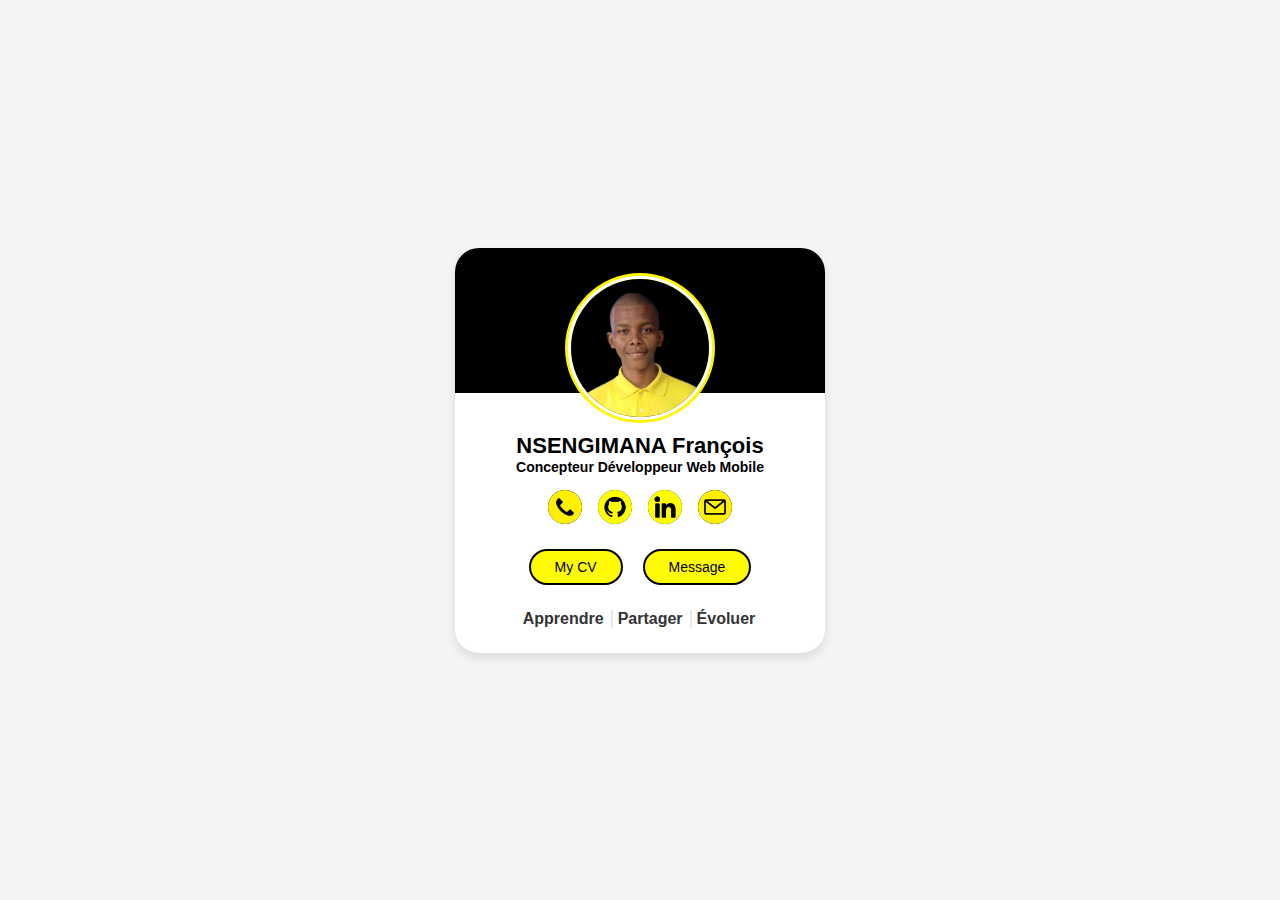
<file: index.html>
<!DOCTYPE html>
<html lang="fr">
<head>
	<meta charset="utf-8">
	<meta name="viewport" content="width=device-width, initial-scale=1">
	<link rel="stylesheet" type="text/css" href="css/carte.css">
	<link rel="icon"  href="img/myLogo.png">
	<title>Carte-Visite</title>
</head>
<body>
	<div class="profile-carte">
		<!--Parti image-->
		<div class="image">
			<img src="img/imageMe.jpg" alt="photo de profile de Nsengimana" class="profile-img">
		</div>
		<!--Parti text-->
		<div class="text-data">
			<span class="name"><strong>NSENGIMANA François</strong></span>
			<span class="job"><strong>Concepteur  Développeur Web Mobile</strong></span>
		</div>
		<!--Parti icon media-->
		<div  class="media-buttons">
			<a href="tel:+242 06-948-51-54" style="background: #000;" class="link">
				<img src="img/phone-call.png" alte= "logo phone-call">
			</a>
			<a href="https://github.com/IMANA47" style="background: #000;" class="link">
				<img src="img/github.png" alte= "logo github">
			</a>
			<a href="https://www.linkedin.com/in/fran%C3%A7ois-nsengimana/" style="background: #000;" class="link">
				<img src="img/linkedin.png" alte= "logo linkedin">
			</a>
			<a href="mailto:francknsengimana@grmail.com" style="background: #000;" class="link">
				<img src="img/email.png" alte= "logo email">
			</a>
		</div>
		<div class="buttons">
			<a href="https://drive.google.com/drive/folders/15BE1zGO6AjBflAyBPNJmXUxkh7Z9_4n9?usp=drive_link"><button class="button">My CV</button></a>
			<a href="https://www.linkedin.com/in/fran%C3%A7ois-nsengimana/">
			<button class="button">Message</button></a>
		</div>
		<div class="analytics">
			<div class="data">
				<b>Apprendre</b>
				</div>
				<div class="data">
				<b>Partager</b>
				</div>
				<div class="data">
				<b>Évoluer</b>
				</div>
		</div>
	</div>
</body>
</html>
</file>
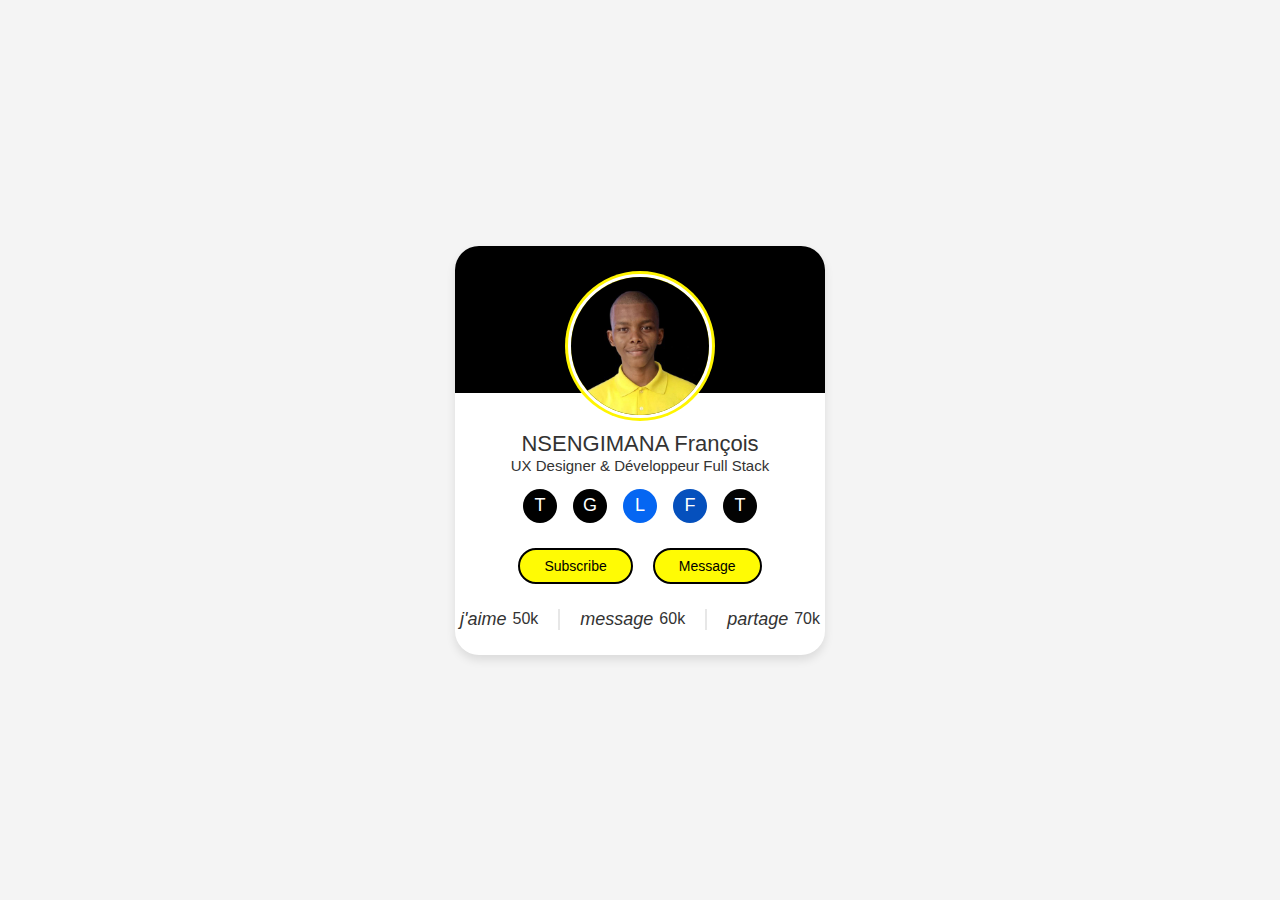
<file: carte.html>
<!DOCTYPE html>
<html>
<head>
	<meta charset="utf-8">
	<meta name="viewport" content="width=device-width, initial-scale=1">
	<link rel="stylesheet" type="text/css" href="carte.css">
	<link rel="icon"  href="myLogo.png">
	<title>CarteVisite</title>
</head>
<body>
	<div class="profile-carte">
		<!--Parti image-->
		<div class="image">
			<img src="imageMe.jpg" alt="image-profile" class="profile-img">
		</div>
		<!--Parti text-->
		<div class="text-data">
			<span class="name">NSENGIMANA François</span>
			<span class="job">UX Designer & Développeur Full Stack</span>
		</div>
		<!--Parti icon media-->
		<div  class="media-buttons">
			<a href="#" style="background: #000000;" class="link">
				<i class="bx bxl-twitter"></i>T
			</a>
			<a href="#" style="background: #000000;" class="link">
				<i class="bx bxl-github"></i>G
			</a>
			<a href="#" style="background: #0566F2;" class="link">
				<i class="bx bxl-linkdin"></i>L
			</a>
			<a href="#" style="background: #0550BD;" class="link">
				<i class="bx bxl-facebook"></i>F
			</a>
			<a href="#" style="background: #030303;" class="link">
				<i class="bx bxl-tiktok"></i>T
			</a>
		</div>
		<div class="buttons">
			<button class="button">Subscribe</button>
			<button class="button">Message</button>
		</div>
		<div class="analytics">
			<div class="data">
				<i class="bx bx-heart">j'aime</i>
				<span class="number">50k</span>
				</div>
				<div class="data">
					<i class="bx bx-message-rounde">message</i>
				<span class="number">60k</span>
				</div>
				<div class="data">
					<i class="bx bx-share">partage</i>
				<span class="number">70k</span>
				</div>
		</div>
	</div>
</body>
</html>
</file>
<file: css/carte.css>
/*ici tu doit la une police(de ton choix) sur le sit google font*/
*{
	margin: 0;
	padding: 0;
	box-sizing: border-box;
	font-family: "poppins", sans-serif;
}
body{
	height: 100vh;
	display: flex;
	align-items: center;
	justify-content: center;
	background-color: #f4f4f4;
}
.profile-carte{
	display: flex;
	flex-direction: column;
	align-items: center;
	max-width: 370px;
	width: 100%;
	/*ici couleur du fond carte*/
	background: #fff;
	border-radius: 24px;
	padding: 25px;
	box-shadow: 0 5px 10px rgb(0, 0, 0, 0.1);
	position: relative;
}
.profile-carte::before{
	content: '';
	position: absolute;
	top: 0;
	left: 0;
	height: 36%;
	width: 100%;
	border-radius: 24px 24px 0 0;
	background-color: #000000;
}
/*Ici les style de l'image*/
.image{
	position: relative;
	height: 150px;
	width: 150px;
	border-radius: 50%;
	background-color: #FFF500;
	padding: 3px;	
	margin-bottom: 10px;
}
.image .profile-img{
	height: 100%;
	width: 100%;
	object-fit: cover;
	border-radius: 50%;
	border: 3px solid #FFFFFF;
}
.profile-carte .text-data{
	display: flex;
	flex-direction: column;
	align-items: center;
	color: #333;
}
.text-data .name{
	font-size: 22px;
	font-weight: 500;
	color: #000;
}
.text-data .job{
	font-size: 14px;
	font-weight: 400;
	color: #000;
}
.profile-carte .media-buttons{
	display: flex;
	align-items: center;
	margin-top: 15px;
}
/*ICI LA couleur arriere icon*/
.media-buttons .link{
	display: flex;
	align-items: center;
	justify-content: center;
	color: #fff;
	font-size: 18px;
	height: 34px;
	width: 34px;
	border-radius: 50%;
	margin: 0 8px;
	background-color: #000;
	text-decoration: none;
}
.link img{
	height: 34px;
	width: 34px;	
	border-radius: 50%;
}
.profile-carte .buttons{
	display: flex;
	align-items: center;
	margin-top: 25px;
}
.buttons .button{
	color: #000000;
	font-size: 14px;
	font-weight: 400;
	border-radius: 24px;
	margin: 0 10px;
	padding: 8px 24px;
	background-color: #FFFB04;
	border: 2px solid #000;
	cursor: pointer;
	transition: all 0.3s ease;
}
.buttons .button:hover {
	font-weight: bold;
}
.profile-carte .analytics{
	display: flex;
	align-items: center;
	margin-top: 25px;
}
.analytics .data{
	display: flex;
	align-items: center;
	color: #333;
	padding: 0 5px;
	border-right: 2px solid #e7e7e7;
}
.data b{
	font-size: 16px;
	margin-right: 2px;
}
.data:last-child{
	border-right: none;
}
</file>
<file: carte.css>
/*ici tu doit la une police(de ton choix) sur le sit google font*/
*{
	margin: 0;
	padding: 0;
	box-sizing: border-box;
	font-family: "poppins", sans-serif;
}
body{
	height: 100vh;
	display: flex;
	align-items: center;
	justify-content: center;
	background-color: #f4f4f4;
}
.profile-carte{
	display: flex;
	flex-direction: column;
	align-items: center;
	max-width: 370px;
	width: 100%;
	/*ici couleur du fond carte*/
	background: #fff;
	border-radius: 24px;
	padding: 25px;
	box-shadow: 0 5px 10px rgb(0, 0, 0, 0.1);
	position: relative;
}
.profile-carte::before{
	content: '';
	position: absolute;
	top: 0;
	left: 0;
	height: 36%;
	width: 100%;
	border-radius: 24px 24px 0 0;
	background-color: #000000;
}
/*Ici les style de l'image*/
.image{
	position: relative;
	height: 150px;
	width: 150px;
	border-radius: 50%;
	background-color: #FFF500;
	padding: 3px;	
	margin-bottom: 10px;
}
.image .profile-img{
	height: 100%;
	width: 100%;
	object-fit: cover;
	border-radius: 50%;
	border: 3px solid #FFFFFF;
}
.profile-carte .text-data{
	display: flex;
	flex-direction: column;
	align-items: center;
	color: #333;
}
.text-data .name{
	font-size: 22px;
	font-weight: 500;
}
.text-data .job{
	font-size: 15px;
	font-weight: 400;
}
.profile-carte .media-buttons{
	display: flex;
	align-items: center;
	margin-top: 15px;
}
/*ICI LA couleur arriere icon*/
.media-buttons .link{
	display: flex;
	align-items: center;
	justify-content: center;
	color: #fff;
	font-size: 18px;
	height: 34px;
	width: 34px;
	border-radius: 50%;
	margin: 0 8px;
	background-color: #000;
	text-decoration: none;
}
.profile-carte .buttons{
	display: flex;
	align-items: center;
	margin-top: 25px;
}
.buttons .button{
	color: #000000;
	font-size: 14px;
	font-weight: 400;
	border: none;
	border-radius: 24px;
	margin: 0 10px;
	padding: 8px 24px;
	background-color: #FFFB04;
	border: 2px solid #000;
	cursor: pointer;
	transition: all 0.3s ease;
}
.buttons .button:hover {
	background-color: #0AA0EB;
}
.profile-carte .analytics{
	display: flex;
	align-items: center;
	margin-top: 25px;
}
.analytics .data{
	display: flex;
	align-items: center;
	color: #333;
	padding: 0 20px;
	border-right: 2px solid #e7e7e7;
}
.data i{
	font-size: 18px;
	margin-right: 6px;
}
.data:last-child{
	border-right: none;
}
</file>
